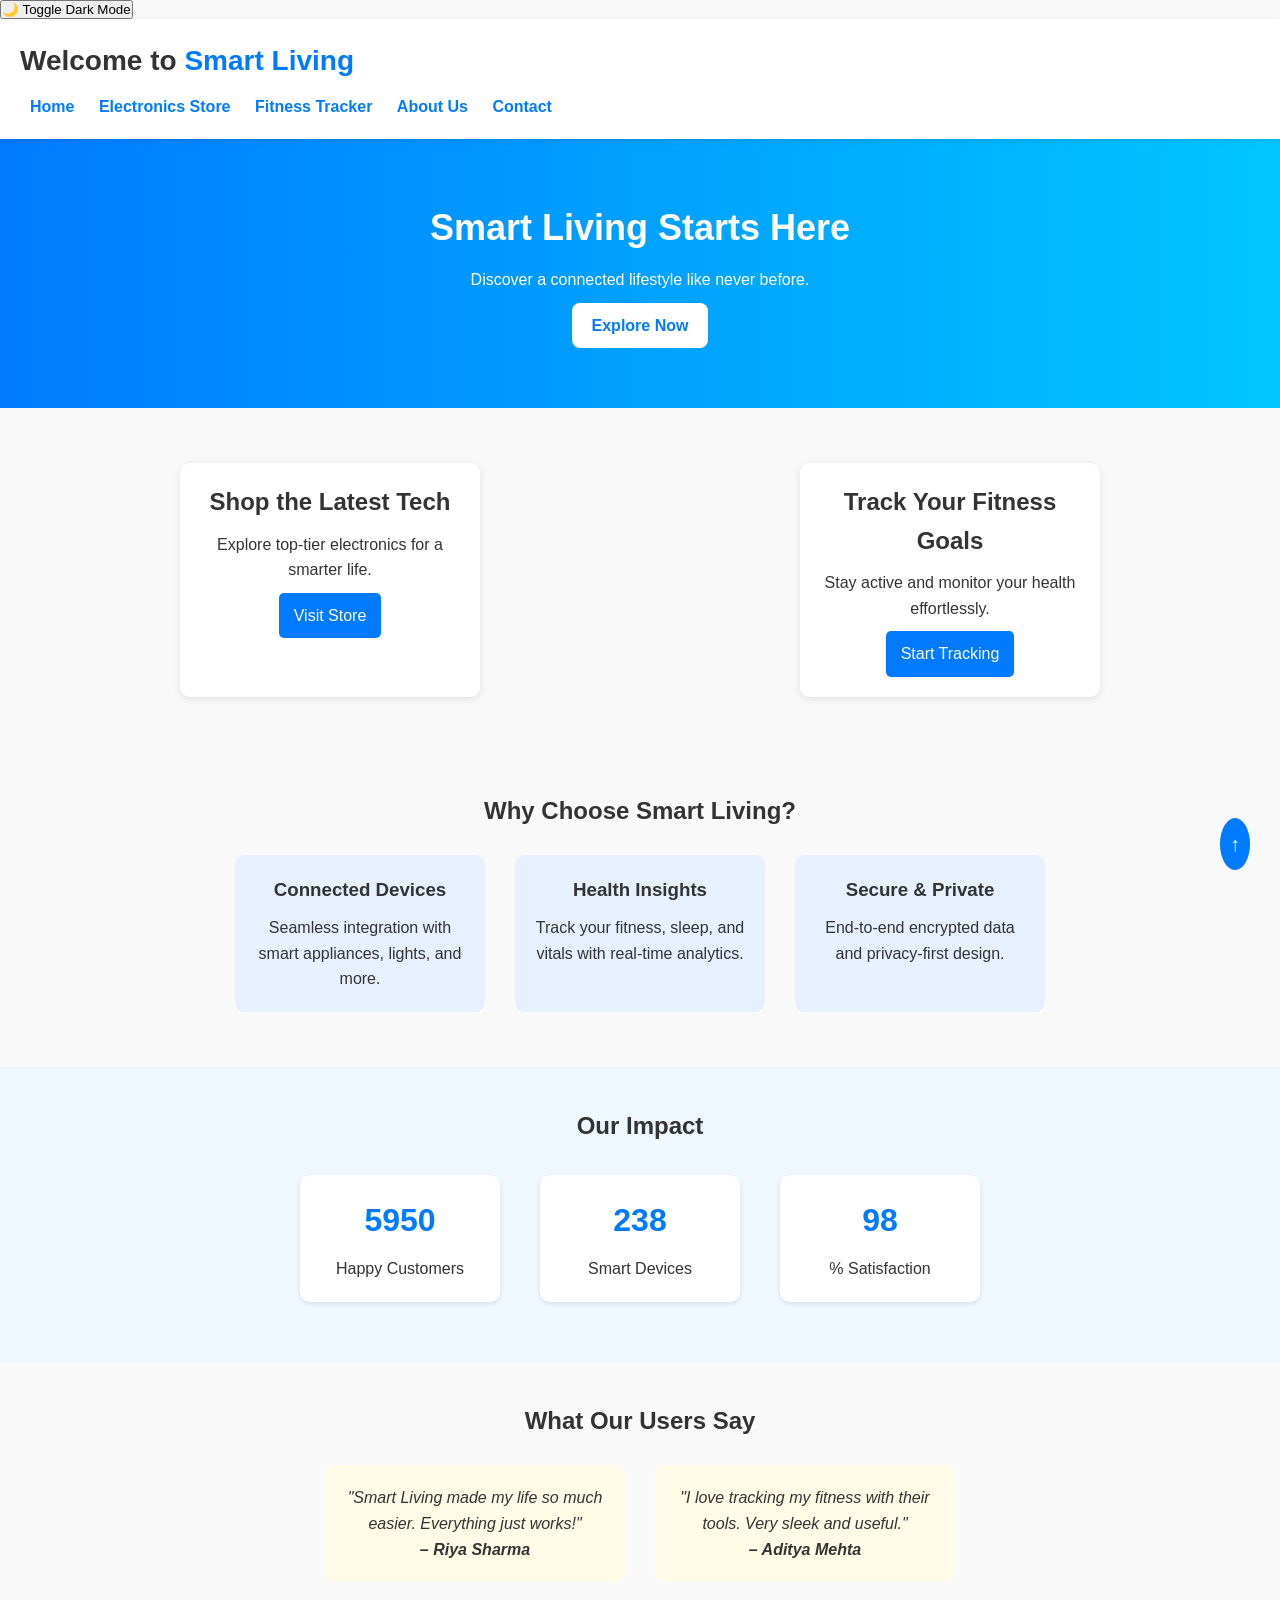
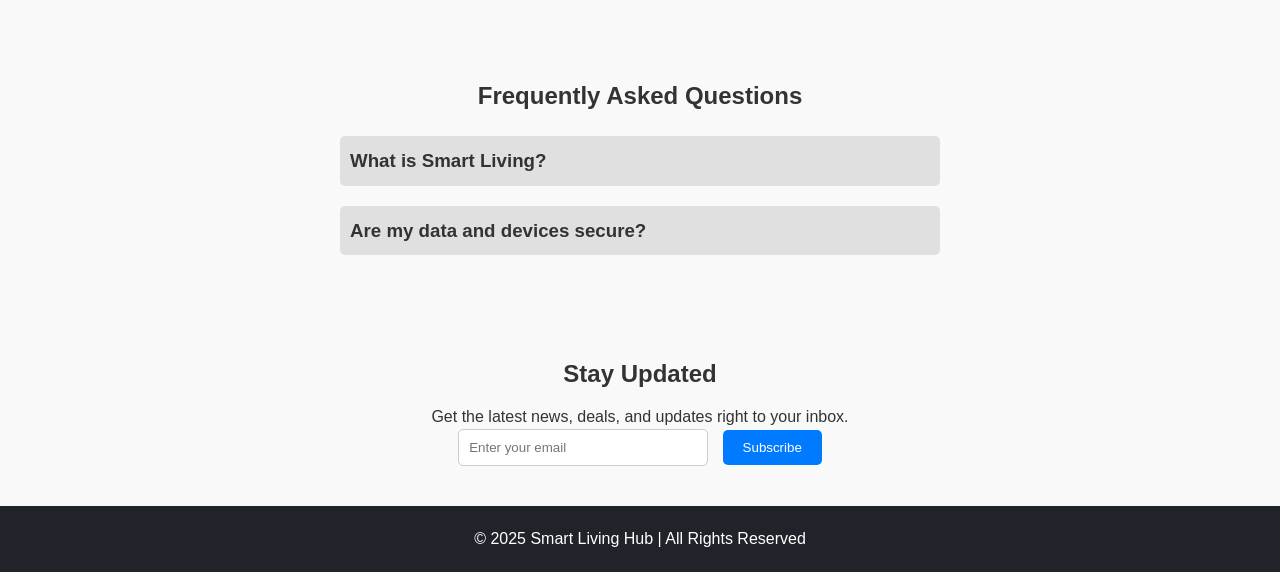
<file: index.html>
<html>
    <head>
        <link rel="stylesheet" href="home.css">

    </head>
  </html>
  <body>
    <button id="darkModeToggle">🌙 Toggle Dark Mode</button>

  <header>
    <h1>Welcome to <span>Smart Living</span></h1>
    <nav>
      <a href="#">Home</a>
      <a href="web.html">Electronics Store</a>
      <a href="fitness.html">Fitness Tracker</a>
      <a href="#">About Us</a>
      <a href="#">Contact</a>
    </nav>
  </header>
  <section class="hero">
    <div class="hero-content">
      <h2>Smart Living Starts Here</h2>
      <p>Discover a connected lifestyle like never before.</p>
      <a href="web.html" class="btn">Explore Now</a>
    </div>
  </section>

  <section class="content">
    <div class="box electronics">
      <h2>Shop the Latest Tech</h2>
      <p>Explore top-tier electronics for a smarter life.</p>
      <a href="web.html" class="btn">Visit Store</a>
    </div>
    <div class="box fitness">
      <h2>Track Your Fitness Goals</h2>
      <p>Stay active and monitor your health effortlessly.</p>
      <a href="fitness.html" class="btn">Start Tracking</a>
    </div>
  </section>
  <section class="features">
    <h2>Why Choose Smart Living?</h2>
    <div class="feature-grid">
      <div class="feature-box">
        <h3>Connected Devices</h3>
        <p>Seamless integration with smart appliances, lights, and more.</p>
      </div>
      <div class="feature-box">
        <h3>Health Insights</h3>
        <p>Track your fitness, sleep, and vitals with real-time analytics.</p>
      </div>
      <div class="feature-box">
        <h3>Secure & Private</h3>
        <p>End-to-end encrypted data and privacy-first design.</p>
      </div>
    </div>
  </section>
  <section class="stats">
    <h2>Our Impact</h2>
    <div class="stat-grid">
      <div class="stat-box">
        <h3 class="counter" data-target="10000">0</h3>
        <p>Happy Customers</p>
      </div>
      <div class="stat-box">
        <h3 class="counter" data-target="250">0</h3>
        <p>Smart Devices</p>
      </div>
      <div class="stat-box">
        <h3 class="counter" data-target="98">0</h3>
        <p>% Satisfaction</p>
      </div>
    </div>
  </section>

  <!-- Testimonials Section -->
  <section class="testimonials">
    <h2>What Our Users Say</h2>
    <div class="testimonial-grid">
      <div class="testimonial">
        <p>"Smart Living made my life so much easier. Everything just works!"</p>
        <strong>– Riya Sharma</strong>
      </div>
      <div class="testimonial">
        <p>"I love tracking my fitness with their tools. Very sleek and useful."</p>
        <strong>– Aditya Mehta</strong>
      </div>
    </div>
  </section>

  <!-- FAQ Section -->
  <section class="faq">
    <h2>Frequently Asked Questions</h2>
    <div class="faq-item">
      <h3>What is Smart Living?</h3>
      <p class="answer">Smart Living refers to using technology to enhance home, health, and daily life with smart devices and automation.</p>
    </div>
    <div class="faq-item">
      <h3>Are my data and devices secure?</h3>
      <p class="answer">Yes. All data is encrypted and privacy is our top priority.</p>
    </div>
  </section>

  <!-- Newsletter Signup -->
  <section class="newsletter">
    <h2>Stay Updated</h2>
    <p>Get the latest news, deals, and updates right to your inbox.</p>
    <form action="#">
      <input type="email" placeholder="Enter your email" required />
      <button type="submit">Subscribe</button>
    </form>
  </section>

  <!-- Back to Top Button -->
  <a href="#" class="back-to-top">↑</a>

  <footer>
    <p>© 2025 Smart Living Hub | All Rights Reserved</p>
  </footer>

  <!-- JavaScript -->
  <script>
    // Dark Mode
    const toggle = document.getElementById('darkModeToggle');
    toggle.addEventListener('click', () => {
      document.body.classList.toggle('dark-mode');
    });

    // Counter Animation
    const counters = document.querySelectorAll('.counter');
    counters.forEach(counter => {
      counter.innerText = '0';
      const update = () => {
        const target = +counter.getAttribute('data-target');
        const count = +counter.innerText;
        const increment = target / 200;
        if (count < target) {
          counter.innerText = Math.ceil(count + increment);
          setTimeout(update, 10);
        } else {
          counter.innerText = target;
        }
      };
      update();
    });

    // FAQ Toggle
    document.querySelectorAll('.faq-item h3').forEach(item => {
      item.addEventListener('click', () => {
        item.nextElementSibling.classList.toggle('show');
      });
    });
  </script>

</body>
</html>


  </body>
</file>
<file: home.css>
/* Base Reset & Fonts */
* {
    margin: 0;
    padding: 0;
    box-sizing: border-box;
  }
  body {
    font-family: 'Roboto', sans-serif;
    line-height: 1.6;
    color: #333;
    background-color: #f9f9f9;
    transition: background-color 0.3s, color 0.3s;
  }
  a {
    text-decoration: none;
    color: #007BFF;
  }
  h1, h2, h3 {
    margin-bottom: 10px;
  }
  section {
    padding: 40px 20px;
    text-align: center;
  }
  
  /* Header */
  header {
    background: #ffffff;
    padding: 20px;
    box-shadow: 0 2px 5px rgba(0,0,0,0.1);
    position: sticky;
    top: 0;
    z-index: 100;
  }
  header h1 {
    font-size: 28px;
  }
  header span {
    color: #007BFF;
  }
  nav a {
    margin: 0 10px;
    font-weight: bold;
  }
  
  /* Hero Section */
  .hero {
    background: linear-gradient(to right, #007BFF, #00C6FF);
    color: white;
    padding: 60px 20px;
  }
  .hero-content h2 {
    font-size: 36px;
  }
  .hero .btn {
    background: white;
    color: #007BFF;
    padding: 10px 20px;
    border-radius: 8px;
    font-weight: bold;
  }
  
  /* Boxes */
  .content {
    display: flex;
    justify-content: space-around;
    flex-wrap: wrap;
  }
  .box {
    width: 300px;
    padding: 20px;
    margin: 15px;
    background: #fff;
    border-radius: 10px;
    box-shadow: 0 2px 8px rgba(0,0,0,0.1);
  }
  .btn {
    display: inline-block;
    margin-top: 10px;
    padding: 10px 15px;
    background: #007BFF;
    color: white;
    border-radius: 5px;
  }
  
  /* Features */
  .features .feature-grid {
    display: flex;
    justify-content: center;
    flex-wrap: wrap;
  }
  .feature-box {
    margin: 15px;
    padding: 20px;
    max-width: 250px;
    background: #e6f0ff;
    border-radius: 10px;
  }
  
  /* Stats */
  .stats {
    background: #f0f8ff;
  }
  .stat-grid {
    display: flex;
    justify-content: center;
    flex-wrap: wrap;
  }
  .stat-box {
    margin: 20px;
    background: white;
    padding: 20px;
    border-radius: 10px;
    width: 200px;
    box-shadow: 0 2px 5px rgba(0,0,0,0.1);
  }
  .stat-box h3 {
    font-size: 32px;
    color: #007BFF;
  }
  
  /* Testimonials */
  .testimonials .testimonial-grid {
    display: flex;
    justify-content: center;
    flex-wrap: wrap;
  }
  .testimonial {
    margin: 15px;
    padding: 20px;
    background: #fffbe6;
    border-radius: 10px;
    max-width: 300px;
    font-style: italic;
  }
  
  /* FAQ */
  .faq .faq-item {
    margin: 20px auto;
    max-width: 600px;
    text-align: left;
  }
  .faq h3 {
    cursor: pointer;
    background: #e0e0e0;
    padding: 10px;
    border-radius: 5px;
  }
  .faq .answer {
    display: none;
    background: #f9f9f9;
    padding: 10px 15px;
  }
  .faq .answer.show {
    display: block;
  }
  
  /* Newsletter */
  .newsletter input[type="email"] {
    padding: 10px;
    width: 250px;
    border: 1px solid #ccc;
    border-radius: 5px;
  }
  .newsletter button {
    padding: 10px 20px;
    margin-left: 10px;
    background: #007BFF;
    color: white;
    border: none;
    border-radius: 5px;
  }
  
  /* Back to Top */
  .back-to-top {
    position: fixed;
    bottom: 30px;
    right: 30px;
    background: #007BFF;
    color: white;
    font-size: 20px;
    padding: 10px;
    border-radius: 50%;
    text-align: center;
  }
  
  /* Footer */
  footer {
    background: #20232a;
    color: white;
    padding: 20px;
    text-align: center;
  }
  
  /* Dark Mode */
  .dark-mode {
    background-color: #121212;
    color: #f0f0f0;
  }
  .dark-mode header,
  .dark-mode .box,
  .dark-mode .feature-box,
  .dark-mode .stat-box,
  .dark-mode .testimonial,
  .dark-mode .faq h3,
  .dark-mode footer {
    background-color: #1e1e1e;
    color: #f0f0f0;
  }
  .dark-mode .btn,
  .dark-mode .newsletter button,
  .dark-mode .back-to-top {
    background-color: #00C6FF;
    color: black;
  }
</file>
